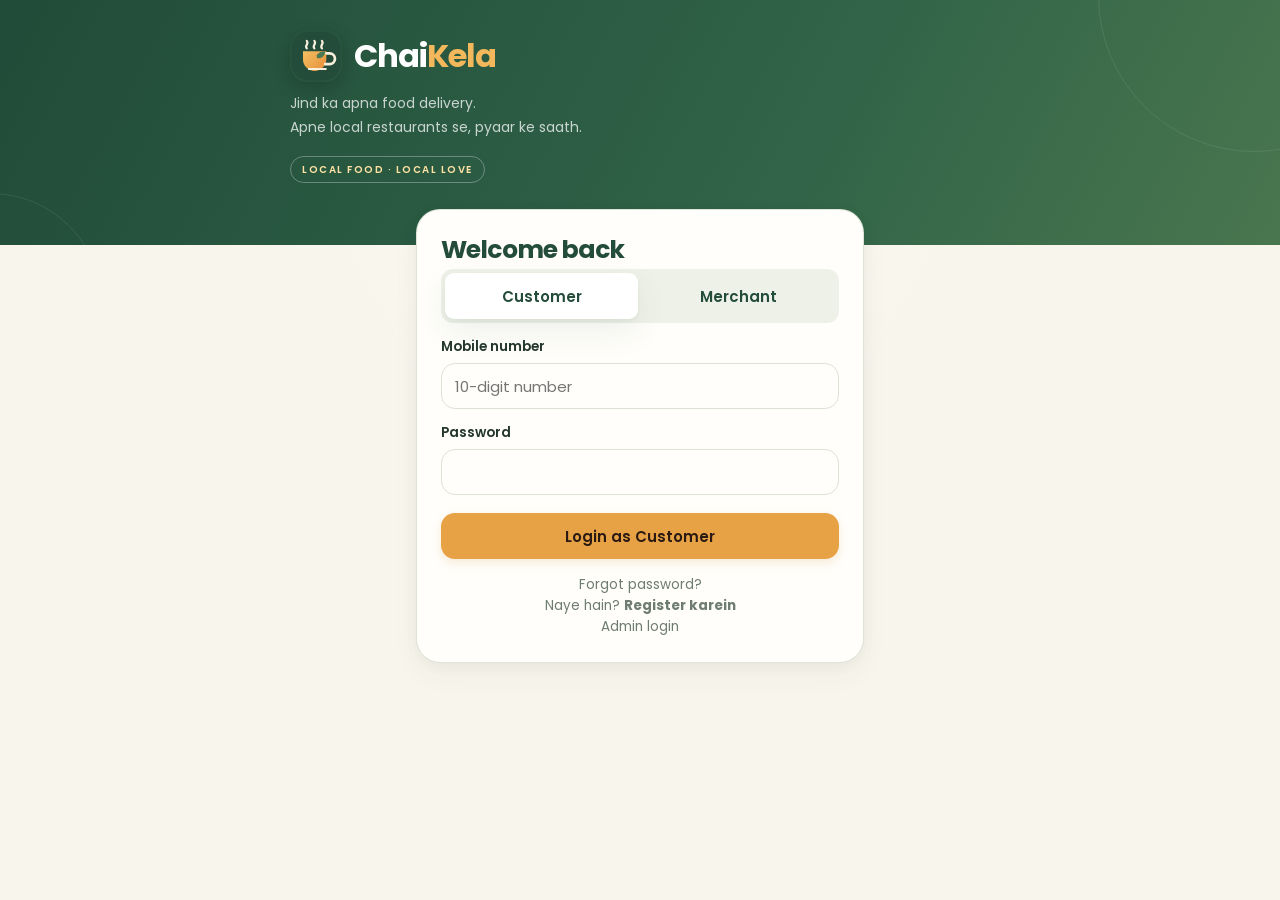
<file: index.html>
<!DOCTYPE html>
<html lang="en">

<head>
    <meta charset="utf-8">
    <meta name="viewport" content="width=device-width,initial-scale=1,viewport-fit=cover">
    <title>Login · Chaikela</title>
    <meta name="root" content="">
    <meta name="theme-color" content="#244C3A">
    <link rel="manifest" href="manifest.json">
    <link rel="icon" href="icon.svg">
    <link rel="preconnect" href="https://fonts.googleapis.com">
    <link rel="preconnect" href="https://fonts.gstatic.com" crossorigin>
    <link href="https://fonts.googleapis.com/css2?family=Poppins:wght@400;500;600;700&display=swap" rel="stylesheet">
    <link rel="stylesheet" href="css/tokens.css">
    <link rel="stylesheet" href="css/base.css">
    <link rel="stylesheet" href="css/components.css">
    <link rel="stylesheet" href="css/pages.css">
</head>

<body style="padding-bottom:32px">
    <div class="hero">
        <div class="hero-inner"><div class="hero-brand"><img src="brand.svg" alt=""><div class="logo">Chai<span>Kela</span></div></div>
        <p>Jind ka apna food delivery.<br>Apne local restaurants se, pyaar ke saath.</p><div class="hero-stamp">LOCAL FOOD · LOCAL LOVE</div></div>
    </div>
    <main class="auth" id="app"></main>
    <div id="loader" popover="manual" role="status" aria-live="polite" aria-label="Loading">
        <div class="bar"></div>
        <div class="cup"></div><span>Ek second…</span>
    </div>
    <div id="toast" popover="manual" role="status"></div>
    <script type="module" src="js/pages/login.js"></script>
</body>

</html>
</file>
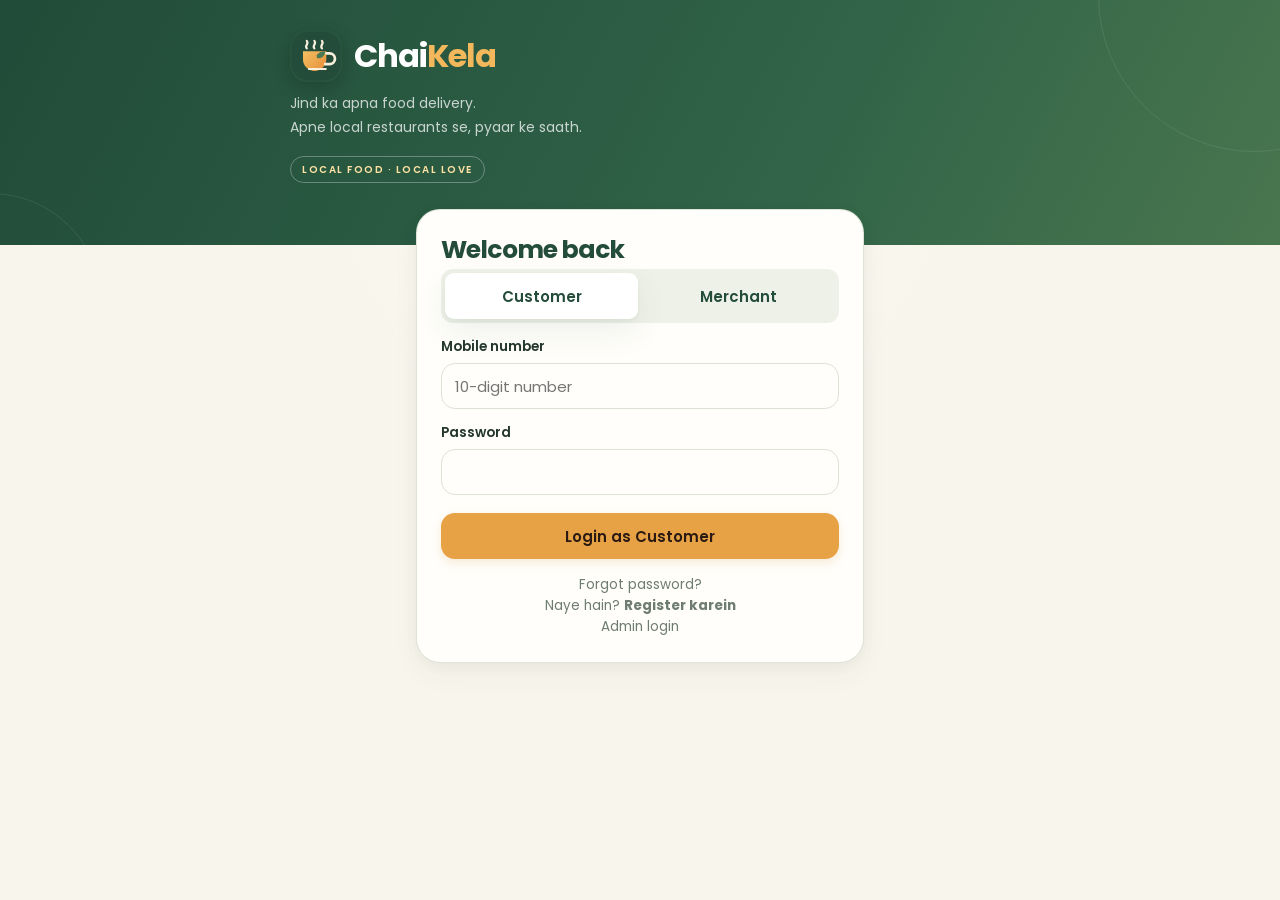
<file: admin/index.html>
<!DOCTYPE html>
<html lang="en"><head>
<meta charset="utf-8"><meta name="viewport" content="width=device-width,initial-scale=1,viewport-fit=cover">
<title>Admin · Chaikela</title><meta name="root" content="../"><meta name="theme-color" content="#244C3A">
<link rel="manifest" href="../manifest.json"><link rel="icon" href="../icon.svg">
<link rel="preconnect" href="https://fonts.googleapis.com"><link rel="preconnect" href="https://fonts.gstatic.com" crossorigin>
<link href="https://fonts.googleapis.com/css2?family=Poppins:wght@400;500;600;700&display=swap" rel="stylesheet">
<link rel="stylesheet" href="../css/tokens.css"><link rel="stylesheet" href="../css/base.css"><link rel="stylesheet" href="../css/components.css"><link rel="stylesheet" href="../css/pages.css">
</head><body>
<div id="header"></div>
<main class="wrap" id="app" tabindex="-1"></main>
<div id="nav"></div>
<div id="loader" popover="manual" role="status" aria-live="polite" aria-label="Loading"><div class="bar"></div><div class="cup"></div><span>Ek second…</span></div>
<div id="toast" popover="manual" role="status"></div>
<script type="module" src="../js/pages/admin.js"></script>
</body></html>
</file>
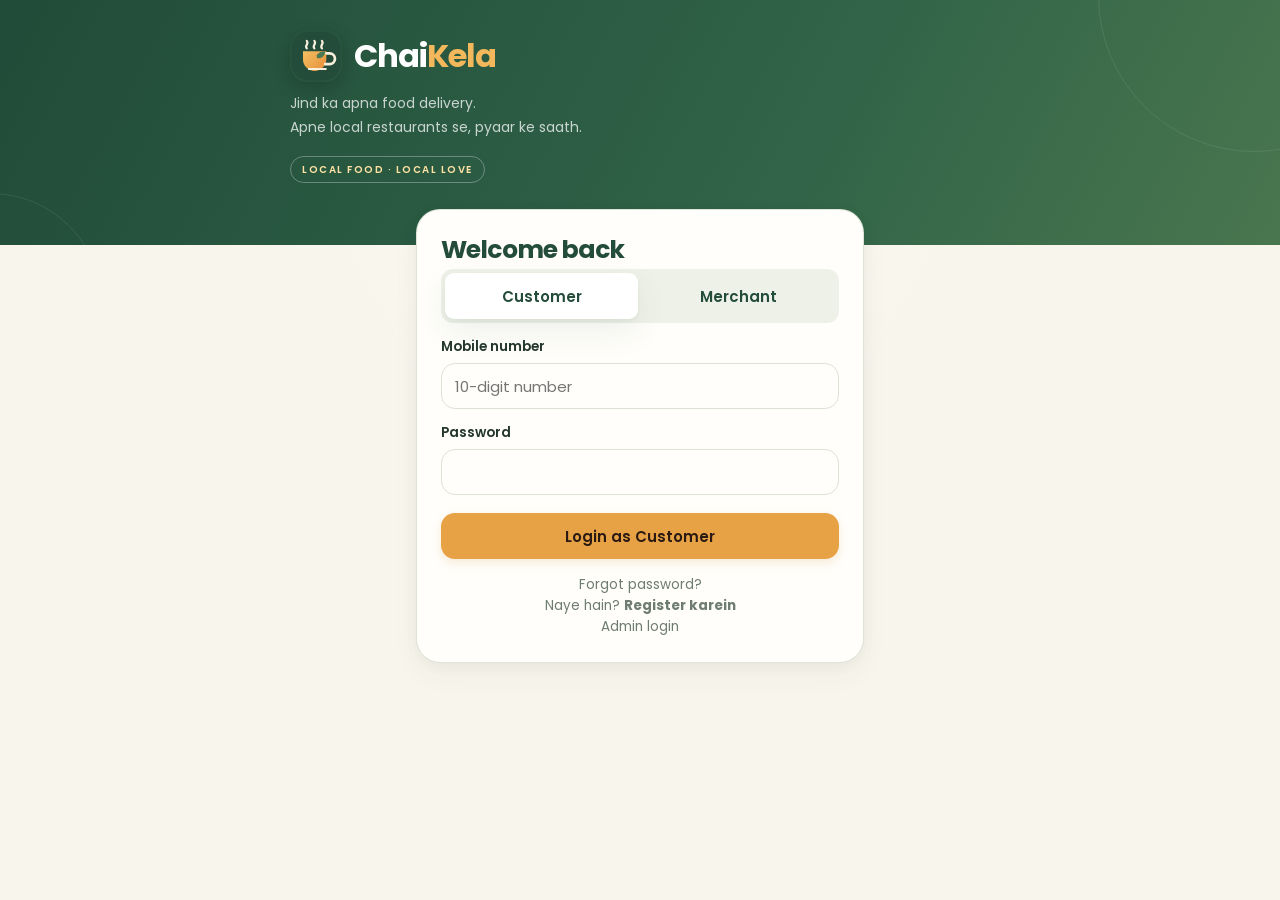
<file: customer/index.html>
<!DOCTYPE html>
<html lang="en"><head>
<meta charset="utf-8"><meta name="viewport" content="width=device-width,initial-scale=1,viewport-fit=cover">
<title>Restaurants · Chaikela</title><meta name="root" content="../"><meta name="theme-color" content="#244C3A">
<link rel="manifest" href="../manifest.json"><link rel="icon" href="../icon.svg">
<link rel="preconnect" href="https://fonts.googleapis.com"><link rel="preconnect" href="https://fonts.gstatic.com" crossorigin>
<link href="https://fonts.googleapis.com/css2?family=Poppins:wght@400;500;600;700&display=swap" rel="stylesheet">
<link rel="stylesheet" href="../css/tokens.css"><link rel="stylesheet" href="../css/base.css"><link rel="stylesheet" href="../css/components.css"><link rel="stylesheet" href="../css/pages.css">
</head><body>
<div id="header"></div>
<main class="wrap" id="app" tabindex="-1"></main>
<div id="nav"></div>
<div id="loader" popover="manual" role="status" aria-live="polite" aria-label="Loading"><div class="bar"></div><div class="cup"></div><span>Ek second…</span></div>
<div id="toast" popover="manual" role="status"></div>
<script type="module" src="../js/pages/customer-home.js"></script>
</body></html>
</file>
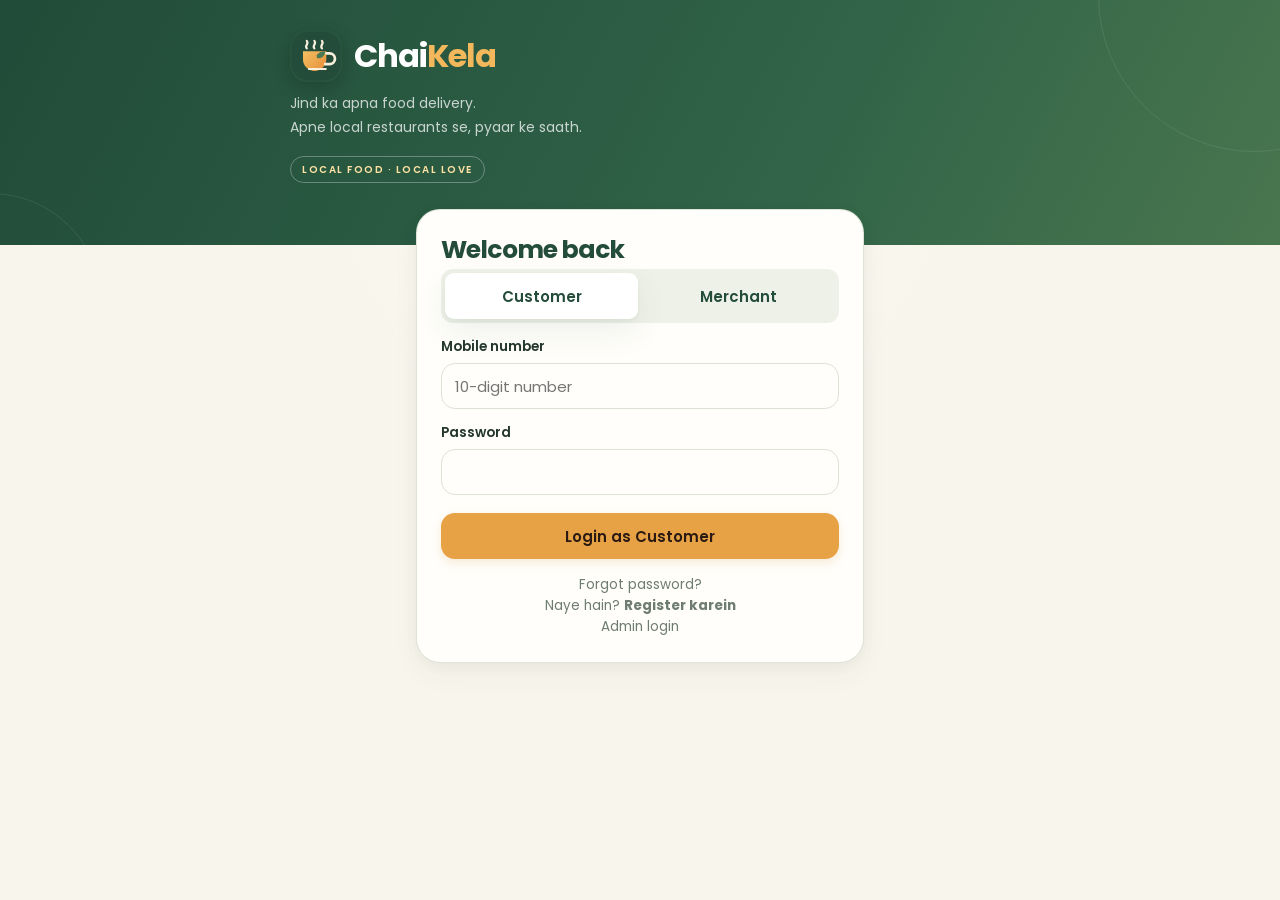
<file: merchant/index.html>
<!DOCTYPE html>
<html lang="en"><head>
<meta charset="utf-8"><meta name="viewport" content="width=device-width,initial-scale=1,viewport-fit=cover">
<title>Live orders · Chaikela</title><meta name="root" content="../"><meta name="theme-color" content="#244C3A">
<link rel="manifest" href="../manifest.json"><link rel="icon" href="../icon.svg">
<link rel="preconnect" href="https://fonts.googleapis.com"><link rel="preconnect" href="https://fonts.gstatic.com" crossorigin>
<link href="https://fonts.googleapis.com/css2?family=Poppins:wght@400;500;600;700&display=swap" rel="stylesheet">
<link rel="stylesheet" href="../css/tokens.css"><link rel="stylesheet" href="../css/base.css"><link rel="stylesheet" href="../css/components.css"><link rel="stylesheet" href="../css/pages.css">
</head><body>
<div id="header"></div>
<main class="wrap" id="app" tabindex="-1"></main>
<div id="nav"></div>
<div id="loader" popover="manual" role="status" aria-live="polite" aria-label="Loading"><div class="bar"></div><div class="cup"></div><span>Ek second…</span></div>
<div id="toast" popover="manual" role="status"></div>
<script type="module" src="../js/pages/merchant-orders.js"></script>
</body></html>
</file>
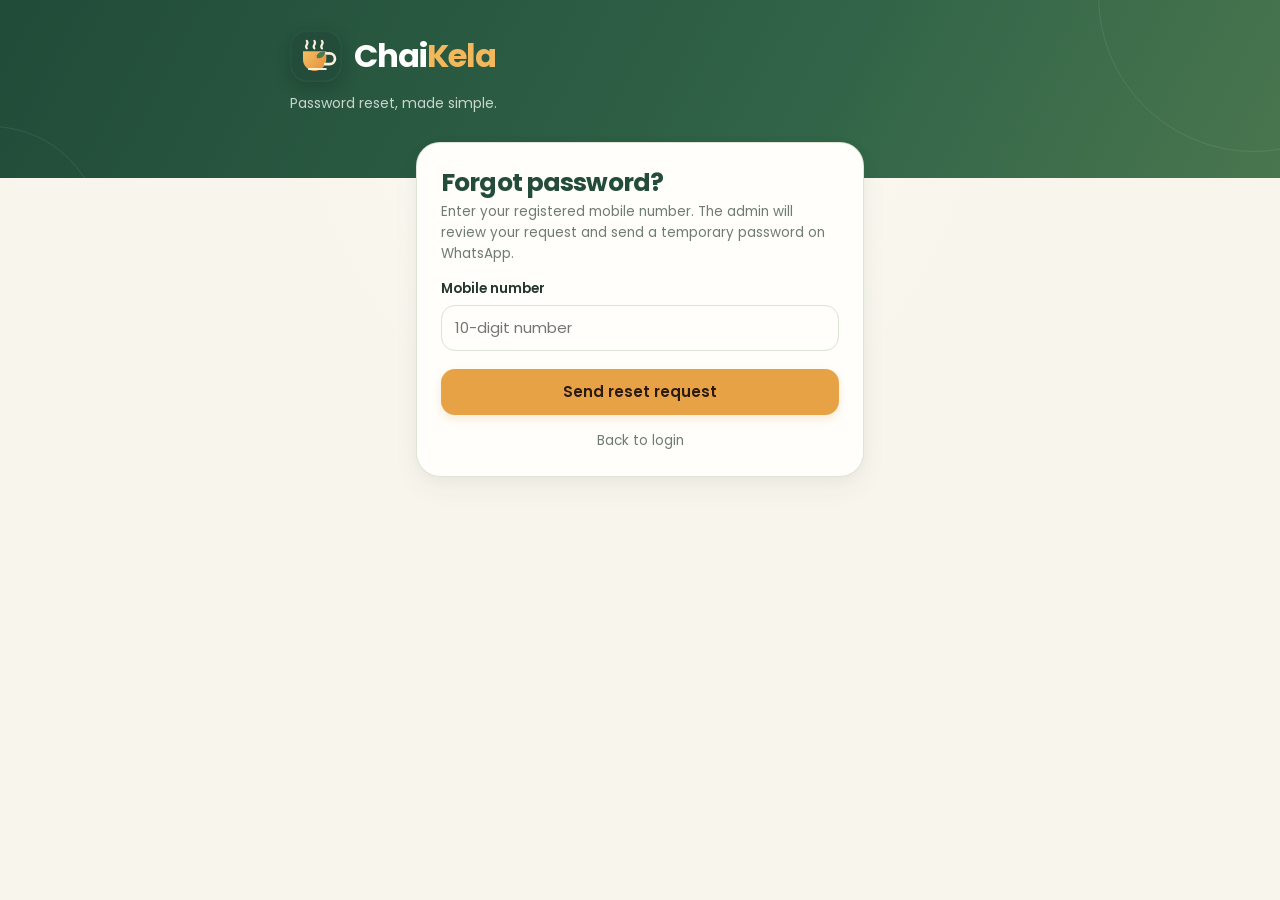
<file: forgot.html>
<!DOCTYPE html>
<html lang="en"><head>
<meta charset="utf-8"><meta name="viewport" content="width=device-width,initial-scale=1,viewport-fit=cover">
<title>Forgot password · Chaikela</title><meta name="root" content=""><meta name="theme-color" content="#244C3A">
<link rel="manifest" href="manifest.json"><link rel="icon" href="icon.svg">
<link rel="preconnect" href="https://fonts.googleapis.com"><link rel="preconnect" href="https://fonts.gstatic.com" crossorigin>
<link href="https://fonts.googleapis.com/css2?family=Poppins:wght@400;500;600;700&display=swap" rel="stylesheet">
<link rel="stylesheet" href="css/tokens.css"><link rel="stylesheet" href="css/base.css"><link rel="stylesheet" href="css/components.css"><link rel="stylesheet" href="css/pages.css">
</head><body style="padding-bottom:32px">
<div class="hero"><div class="hero-inner"><div class="hero-brand"><img src="brand.svg" alt=""><div class="logo">Chai<span>Kela</span></div></div><p>Password reset, made simple.</p></div></div>
<main class="auth" id="app"></main>
<div id="loader" popover="manual" role="status" aria-live="polite" aria-label="Loading"><div class="bar"></div><div class="cup"></div><span>Ek second…</span></div>
<div id="toast" popover="manual" role="status"></div>
<script type="module" src="js/pages/forgot.js"></script>
</body></html>
</file>
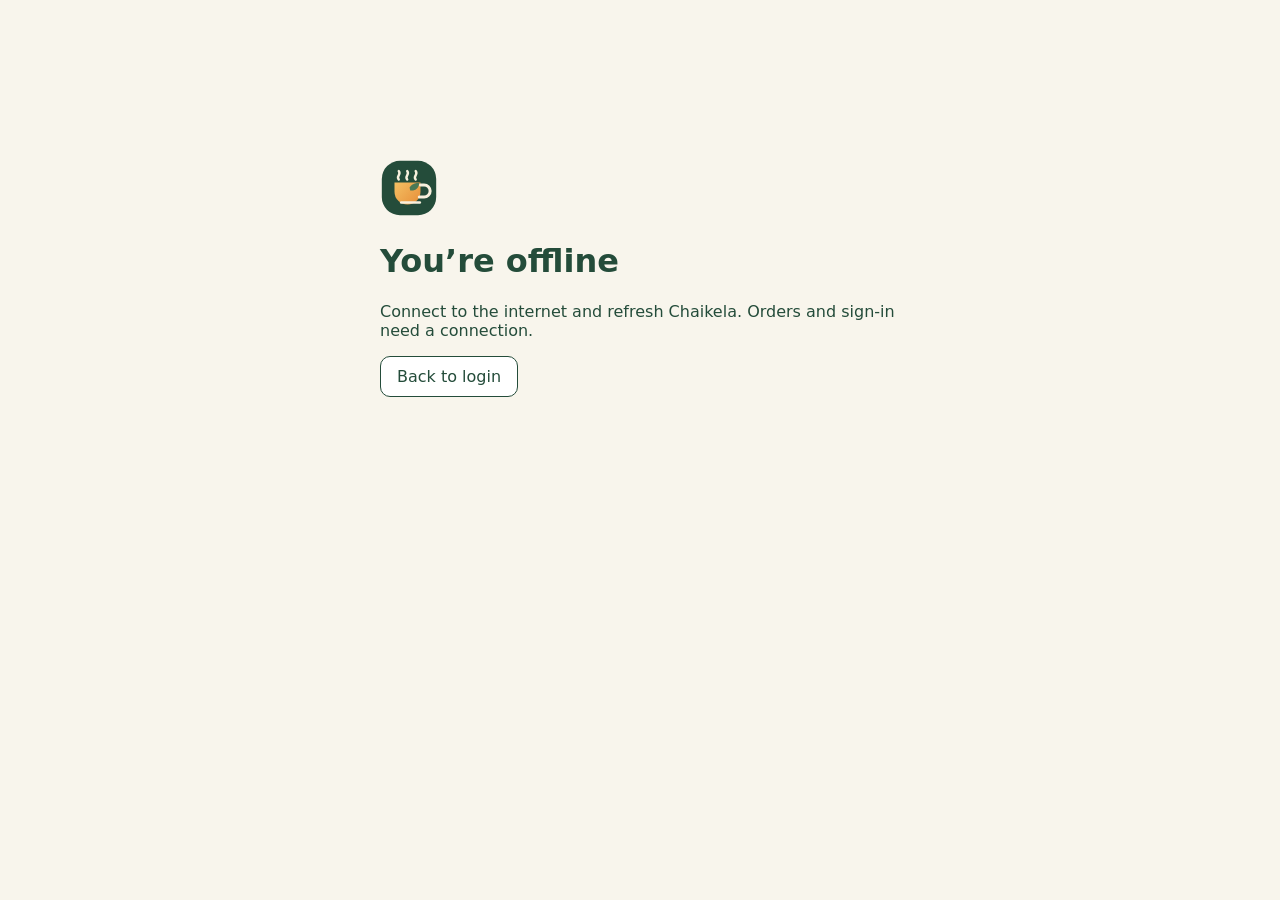
<file: offline.html>
<!doctype html><html lang="en"><meta charset="utf-8"><meta name="viewport" content="width=device-width,initial-scale=1"><meta name="theme-color" content="#244C3A"><title>Offline · Chaikela</title><body style="font:16px system-ui,sans-serif;background:#F8F5EC;color:#244C3A;max-width:520px;margin:15vh auto;padding:24px"><img src="brand.svg" width="58" height="58" alt="Chaikela"><h1>You’re offline</h1><p>Connect to the internet and refresh Chaikela. Orders and sign-in need a connection.</p><p><button type="button" onclick="location.assign('./index.html')" style="color:#244C3A;background:#fff;padding:10px 16px;border:1px solid #244C3A;border-radius:10px;font:inherit;cursor:pointer">Back to login</button></p></body></html>
</file>
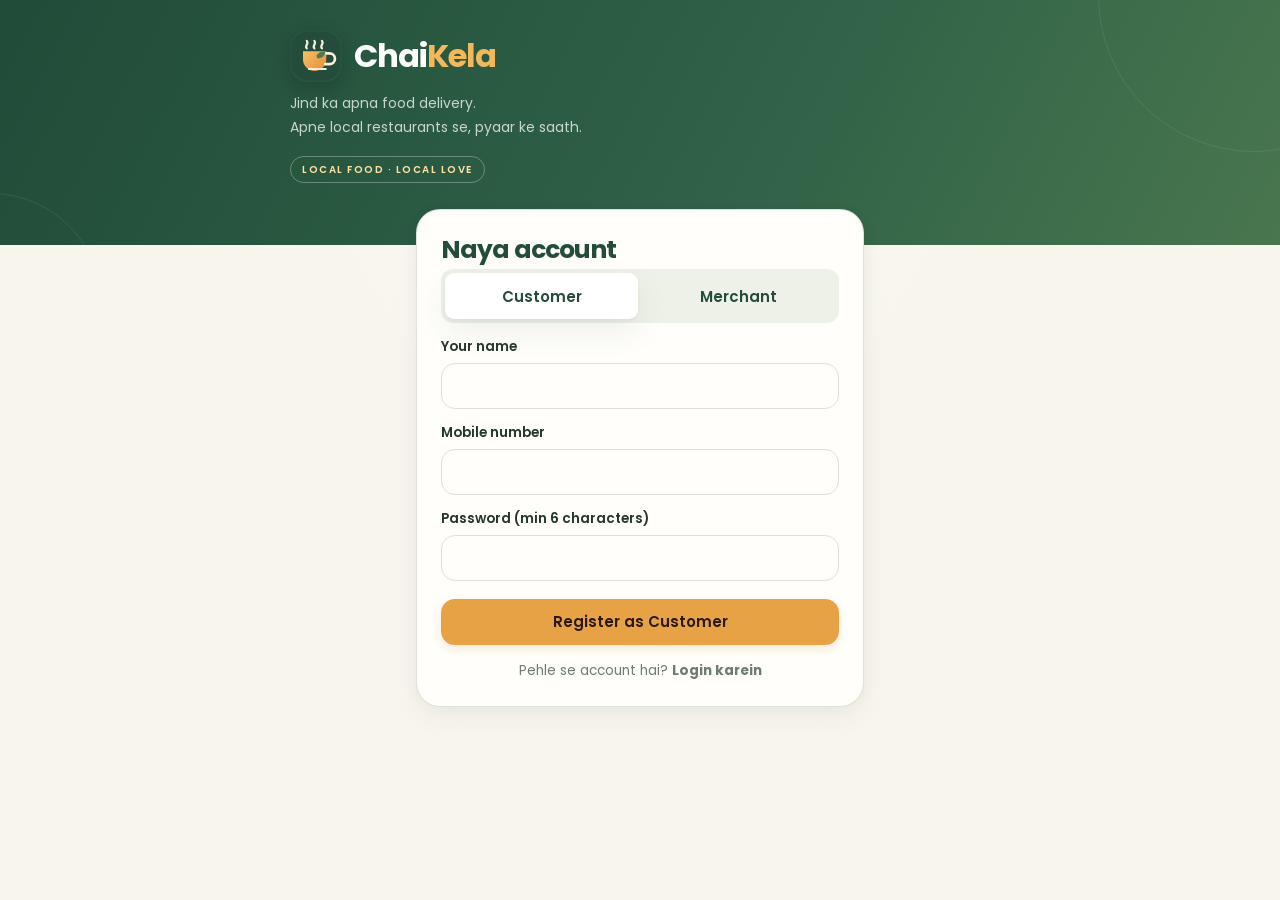
<file: register.html>
<!DOCTYPE html>
<html lang="en"><head>
<meta charset="utf-8"><meta name="viewport" content="width=device-width,initial-scale=1,viewport-fit=cover">
<title>Register · Chaikela</title><meta name="root" content=""><meta name="theme-color" content="#244C3A">
<link rel="manifest" href="manifest.json"><link rel="icon" href="icon.svg">
<link rel="preconnect" href="https://fonts.googleapis.com"><link rel="preconnect" href="https://fonts.gstatic.com" crossorigin>
<link href="https://fonts.googleapis.com/css2?family=Poppins:wght@400;500;600;700&display=swap" rel="stylesheet">
<link rel="stylesheet" href="css/tokens.css"><link rel="stylesheet" href="css/base.css"><link rel="stylesheet" href="css/components.css"><link rel="stylesheet" href="css/pages.css">
</head><body style="padding-bottom:32px">
<div class="hero"><div class="hero-inner"><div class="hero-brand"><img src="brand.svg" alt=""><div class="logo">Chai<span>Kela</span></div></div><p>Jind ka apna food delivery.<br>Apne local restaurants se, pyaar ke saath.</p><div class="hero-stamp">LOCAL FOOD · LOCAL LOVE</div></div></div>
<main class="auth" id="app"></main>
<div id="loader" popover="manual" role="status" aria-live="polite" aria-label="Loading"><div class="bar"></div><div class="cup"></div><span>Ek second…</span></div>
<div id="toast" popover="manual" role="status"></div>
<script type="module" src="js/pages/register.js"></script>
</body></html>
</file>
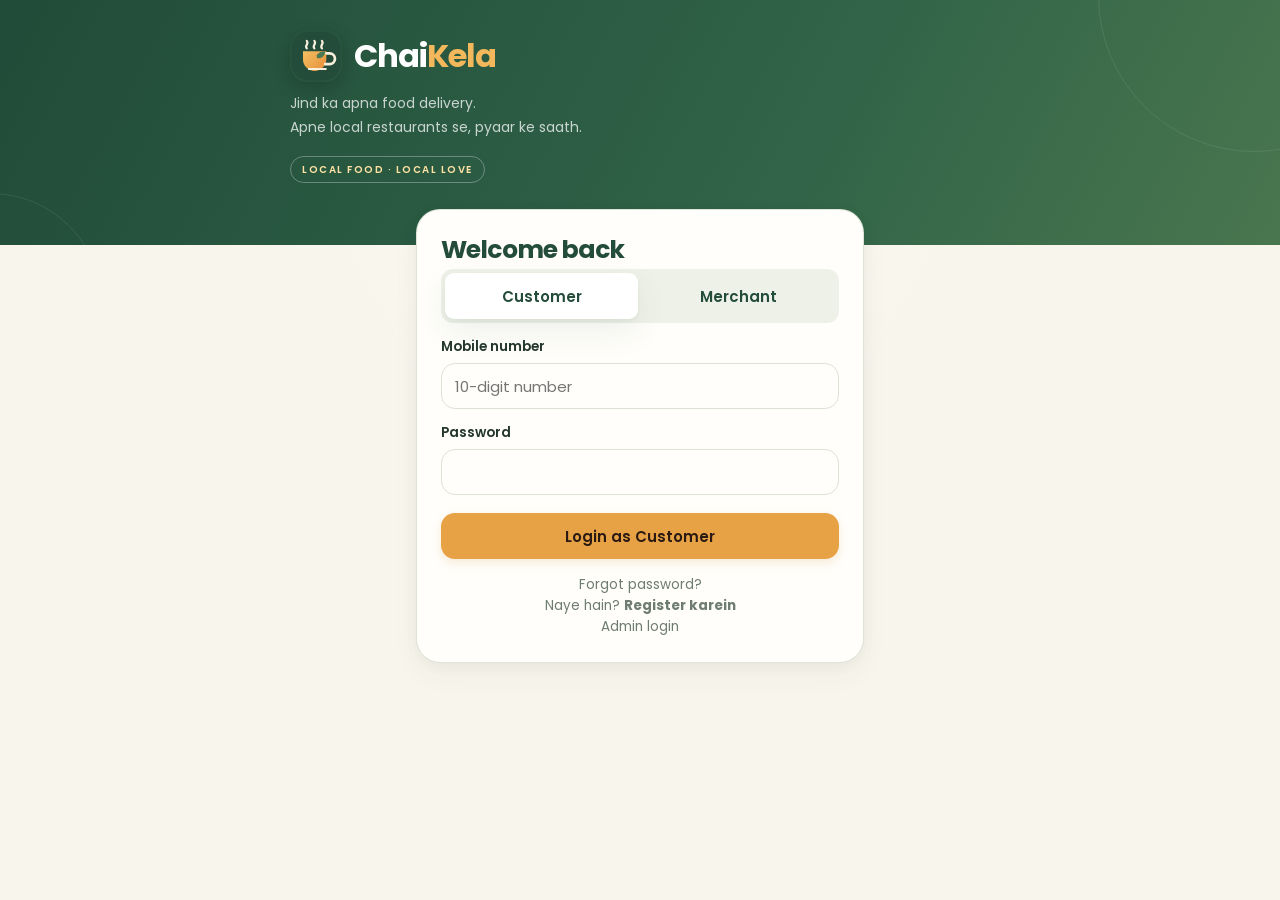
<file: customer/cart.html>
<!DOCTYPE html>
<html lang="en"><head>
<meta charset="utf-8"><meta name="viewport" content="width=device-width,initial-scale=1,viewport-fit=cover">
<title>Cart · Chaikela</title><meta name="root" content="../"><meta name="theme-color" content="#244C3A">
<link rel="manifest" href="../manifest.json"><link rel="icon" href="../icon.svg">
<link rel="preconnect" href="https://fonts.googleapis.com"><link rel="preconnect" href="https://fonts.gstatic.com" crossorigin>
<link href="https://fonts.googleapis.com/css2?family=Poppins:wght@400;500;600;700&display=swap" rel="stylesheet">
<link rel="stylesheet" href="../css/tokens.css"><link rel="stylesheet" href="../css/base.css"><link rel="stylesheet" href="../css/components.css"><link rel="stylesheet" href="../css/pages.css">
</head><body>
<div id="header"></div>
<main class="wrap" id="app" tabindex="-1"></main>
<div id="nav"></div>
<div id="loader" popover="manual" role="status" aria-live="polite" aria-label="Loading"><div class="bar"></div><div class="cup"></div><span>Ek second…</span></div>
<div id="toast" popover="manual" role="status"></div>
<script type="module" src="../js/pages/customer-cart.js"></script>
</body></html>
</file>
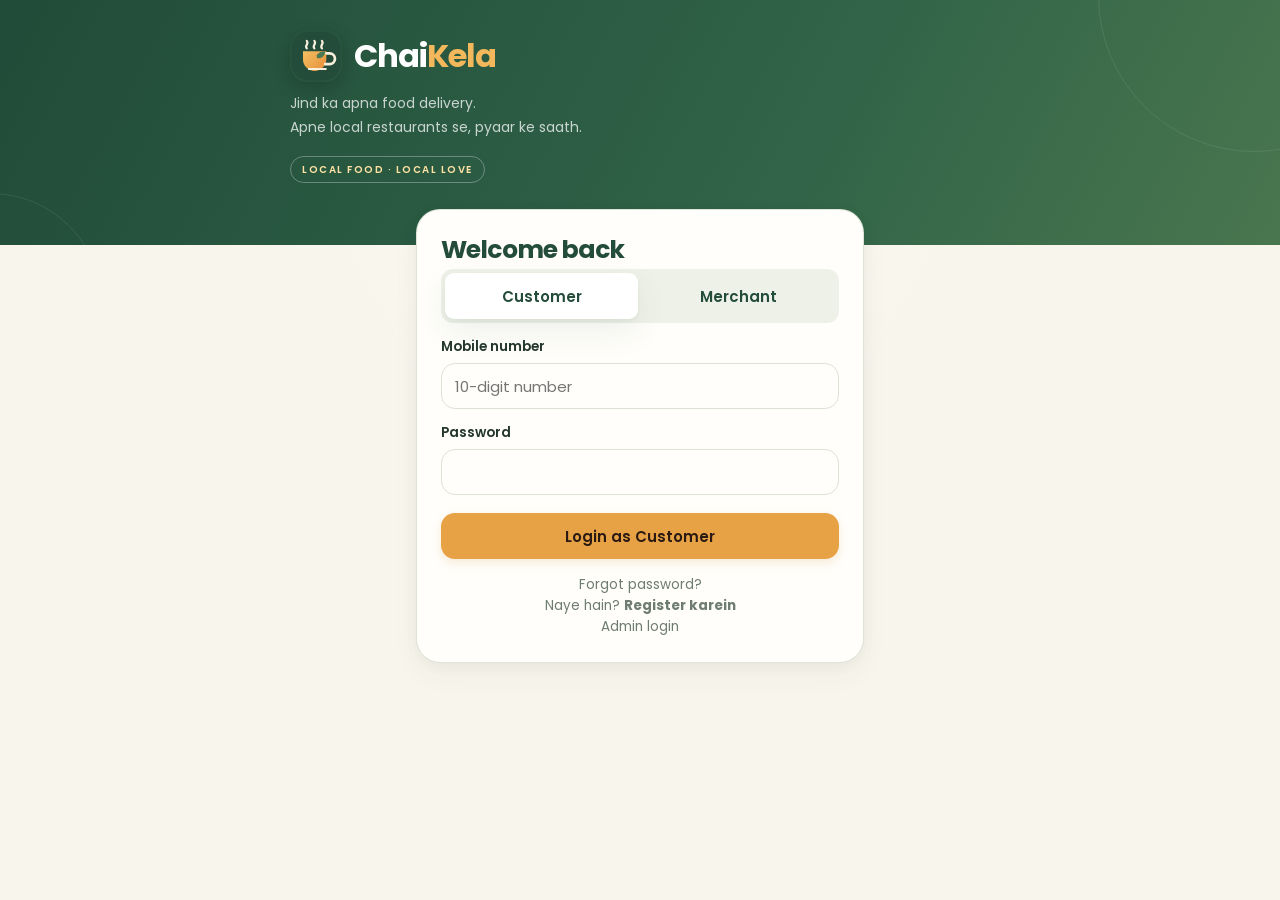
<file: customer/orders.html>
<!DOCTYPE html>
<html lang="en"><head>
<meta charset="utf-8"><meta name="viewport" content="width=device-width,initial-scale=1,viewport-fit=cover">
<title>My orders · Chaikela</title><meta name="root" content="../"><meta name="theme-color" content="#244C3A">
<link rel="manifest" href="../manifest.json"><link rel="icon" href="../icon.svg">
<link rel="preconnect" href="https://fonts.googleapis.com"><link rel="preconnect" href="https://fonts.gstatic.com" crossorigin>
<link href="https://fonts.googleapis.com/css2?family=Poppins:wght@400;500;600;700&display=swap" rel="stylesheet">
<link rel="stylesheet" href="../css/tokens.css"><link rel="stylesheet" href="../css/base.css"><link rel="stylesheet" href="../css/components.css"><link rel="stylesheet" href="../css/pages.css">
</head><body>
<div id="header"></div>
<main class="wrap" id="app" tabindex="-1"></main>
<div id="nav"></div>
<div id="loader" popover="manual" role="status" aria-live="polite" aria-label="Loading"><div class="bar"></div><div class="cup"></div><span>Ek second…</span></div>
<div id="toast" popover="manual" role="status"></div>
<script type="module" src="../js/pages/customer-orders.js"></script>
</body></html>
</file>
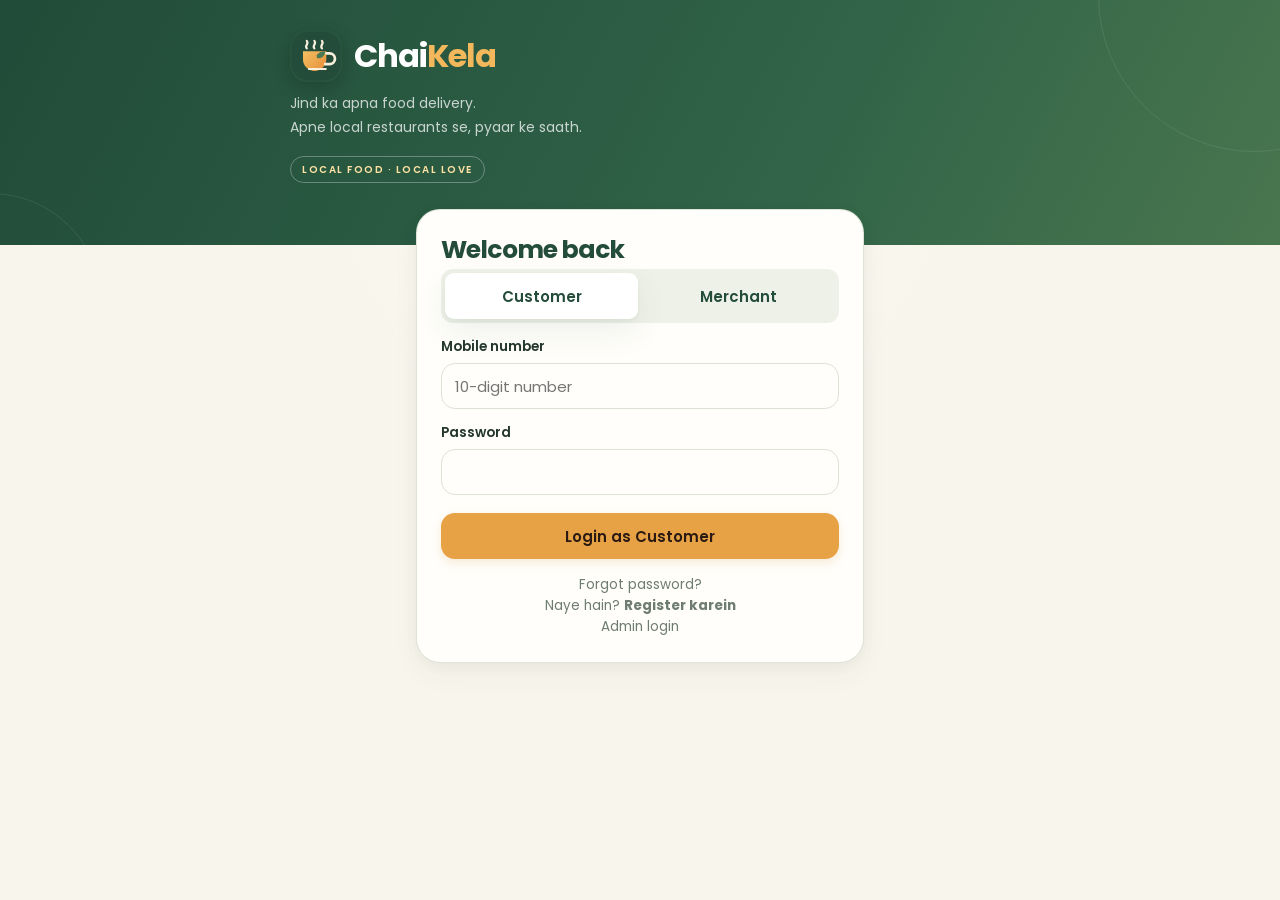
<file: customer/profile.html>
<!DOCTYPE html>
<html lang="en"><head>
<meta charset="utf-8"><meta name="viewport" content="width=device-width,initial-scale=1,viewport-fit=cover">
<title>Profile · Chaikela</title><meta name="root" content="../"><meta name="theme-color" content="#244C3A">
<link rel="manifest" href="../manifest.json"><link rel="icon" href="../icon.svg">
<link rel="preconnect" href="https://fonts.googleapis.com"><link rel="preconnect" href="https://fonts.gstatic.com" crossorigin>
<link href="https://fonts.googleapis.com/css2?family=Poppins:wght@400;500;600;700&display=swap" rel="stylesheet">
<link rel="stylesheet" href="../css/tokens.css"><link rel="stylesheet" href="../css/base.css"><link rel="stylesheet" href="../css/components.css"><link rel="stylesheet" href="../css/pages.css">
</head><body>
<div id="header"></div>
<main class="wrap" id="app" tabindex="-1"></main>
<div id="nav"></div>
<div id="loader" popover="manual" role="status" aria-live="polite" aria-label="Loading"><div class="bar"></div><div class="cup"></div><span>Ek second…</span></div>
<div id="toast" popover="manual" role="status"></div>
<script type="module" src="../js/pages/customer-profile.js"></script>
</body></html>
</file>
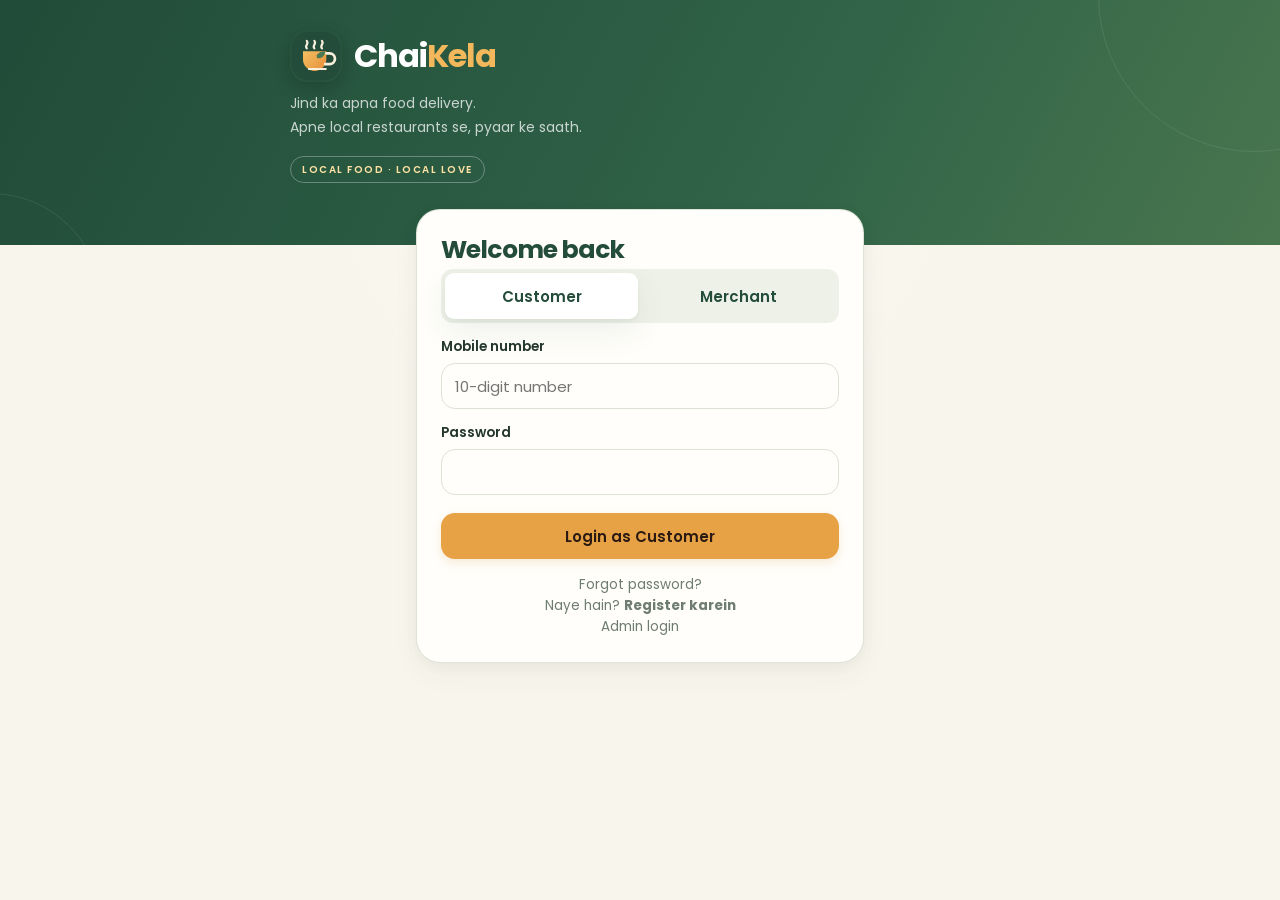
<file: customer/restaurant.html>
<!DOCTYPE html>
<html lang="en"><head>
<meta charset="utf-8"><meta name="viewport" content="width=device-width,initial-scale=1,viewport-fit=cover">
<title>Menu · Chaikela</title><meta name="root" content="../"><meta name="theme-color" content="#244C3A">
<link rel="manifest" href="../manifest.json"><link rel="icon" href="../icon.svg">
<link rel="preconnect" href="https://fonts.googleapis.com"><link rel="preconnect" href="https://fonts.gstatic.com" crossorigin>
<link href="https://fonts.googleapis.com/css2?family=Poppins:wght@400;500;600;700&display=swap" rel="stylesheet">
<link rel="stylesheet" href="../css/tokens.css"><link rel="stylesheet" href="../css/base.css"><link rel="stylesheet" href="../css/components.css"><link rel="stylesheet" href="../css/pages.css">
</head><body>
<div id="header"></div>
<main class="wrap" id="app" tabindex="-1"></main>
<div id="nav"></div>
<div id="loader" popover="manual" role="status" aria-live="polite" aria-label="Loading"><div class="bar"></div><div class="cup"></div><span>Ek second…</span></div>
<div id="toast" popover="manual" role="status"></div>
<script type="module" src="../js/pages/customer-restaurant.js"></script>
</body></html>
</file>
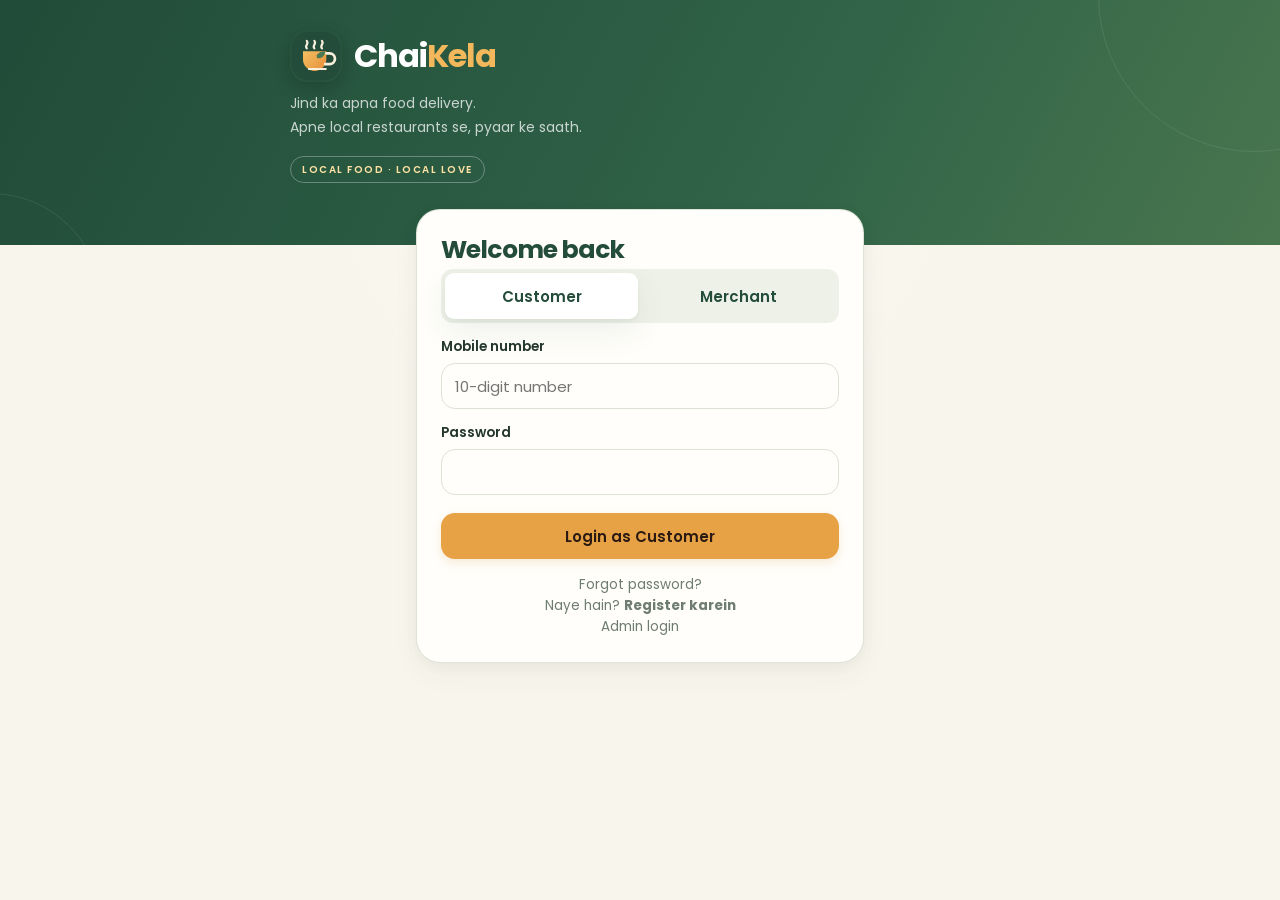
<file: merchant/menu.html>
<!DOCTYPE html>
<html lang="en"><head>
<meta charset="utf-8"><meta name="viewport" content="width=device-width,initial-scale=1,viewport-fit=cover">
<title>Menu · Chaikela</title><meta name="root" content="../"><meta name="theme-color" content="#244C3A">
<link rel="manifest" href="../manifest.json"><link rel="icon" href="../icon.svg">
<link rel="preconnect" href="https://fonts.googleapis.com"><link rel="preconnect" href="https://fonts.gstatic.com" crossorigin>
<link href="https://fonts.googleapis.com/css2?family=Poppins:wght@400;500;600;700&display=swap" rel="stylesheet">
<link rel="stylesheet" href="../css/tokens.css"><link rel="stylesheet" href="../css/base.css"><link rel="stylesheet" href="../css/components.css"><link rel="stylesheet" href="../css/pages.css">
</head><body>
<div id="header"></div>
<main class="wrap" id="app" tabindex="-1"></main>
<div id="nav"></div>
<div id="loader" popover="manual" role="status" aria-live="polite" aria-label="Loading"><div class="bar"></div><div class="cup"></div><span>Ek second…</span></div>
<div id="toast" popover="manual" role="status"></div>
<script type="module" src="../js/pages/merchant-menu.js"></script>
</body></html>
</file>
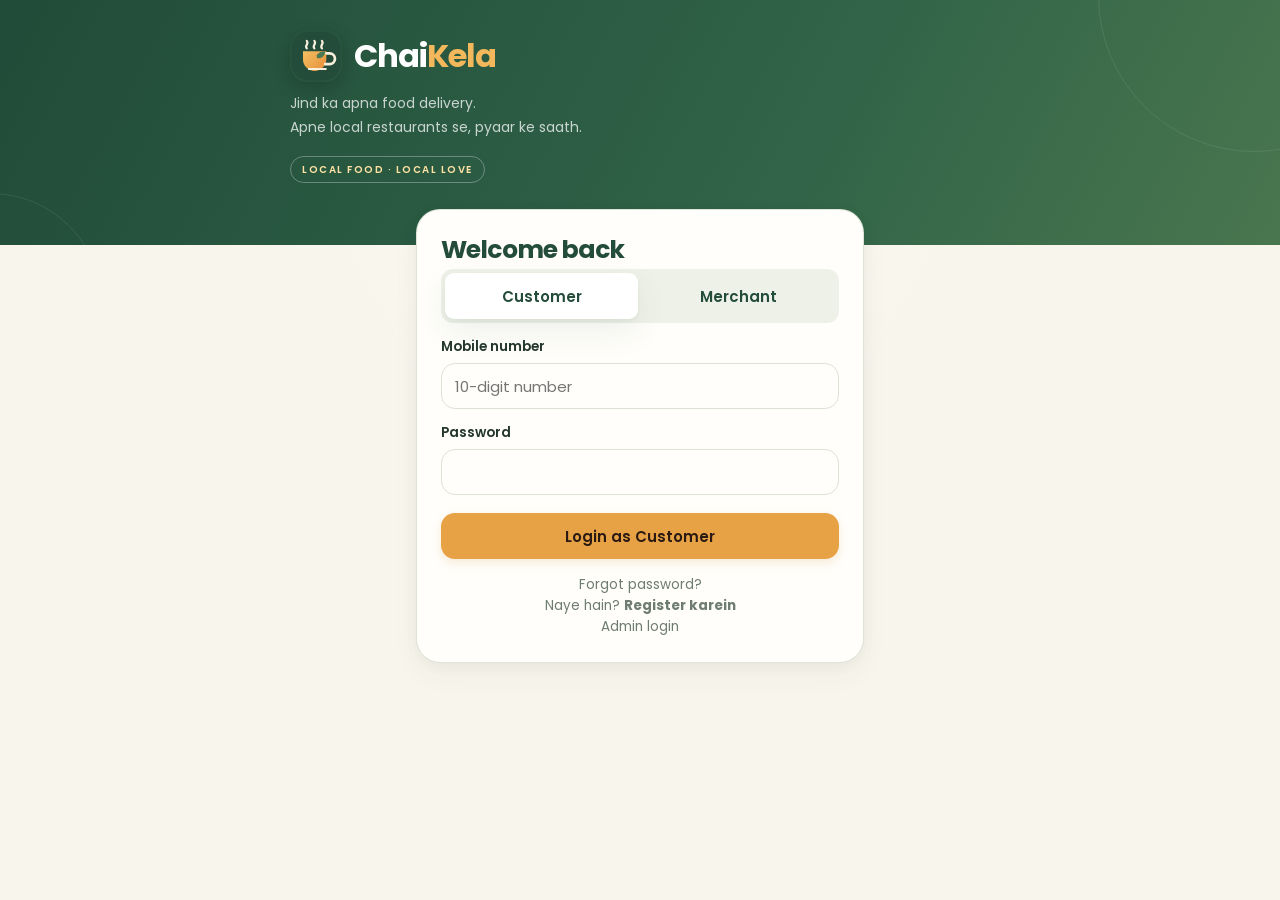
<file: merchant/offers.html>
<!DOCTYPE html>
<html lang="en"><head>
<meta charset="utf-8"><meta name="viewport" content="width=device-width,initial-scale=1,viewport-fit=cover">
<title>Offers · Chaikela</title><meta name="root" content="../"><meta name="theme-color" content="#244C3A">
<link rel="manifest" href="../manifest.json"><link rel="icon" href="../icon.svg">
<link rel="preconnect" href="https://fonts.googleapis.com"><link rel="preconnect" href="https://fonts.gstatic.com" crossorigin>
<link href="https://fonts.googleapis.com/css2?family=Poppins:wght@400;500;600;700&display=swap" rel="stylesheet">
<link rel="stylesheet" href="../css/tokens.css"><link rel="stylesheet" href="../css/base.css"><link rel="stylesheet" href="../css/components.css"><link rel="stylesheet" href="../css/pages.css">
</head><body>
<div id="header"></div>
<main class="wrap" id="app" tabindex="-1"></main>
<div id="nav"></div>
<div id="loader" popover="manual" role="status" aria-live="polite" aria-label="Loading"><div class="bar"></div><div class="cup"></div><span>Ek second…</span></div>
<div id="toast" popover="manual" role="status"></div>
<script type="module" src="../js/pages/merchant-offers.js"></script>
</body></html>
</file>
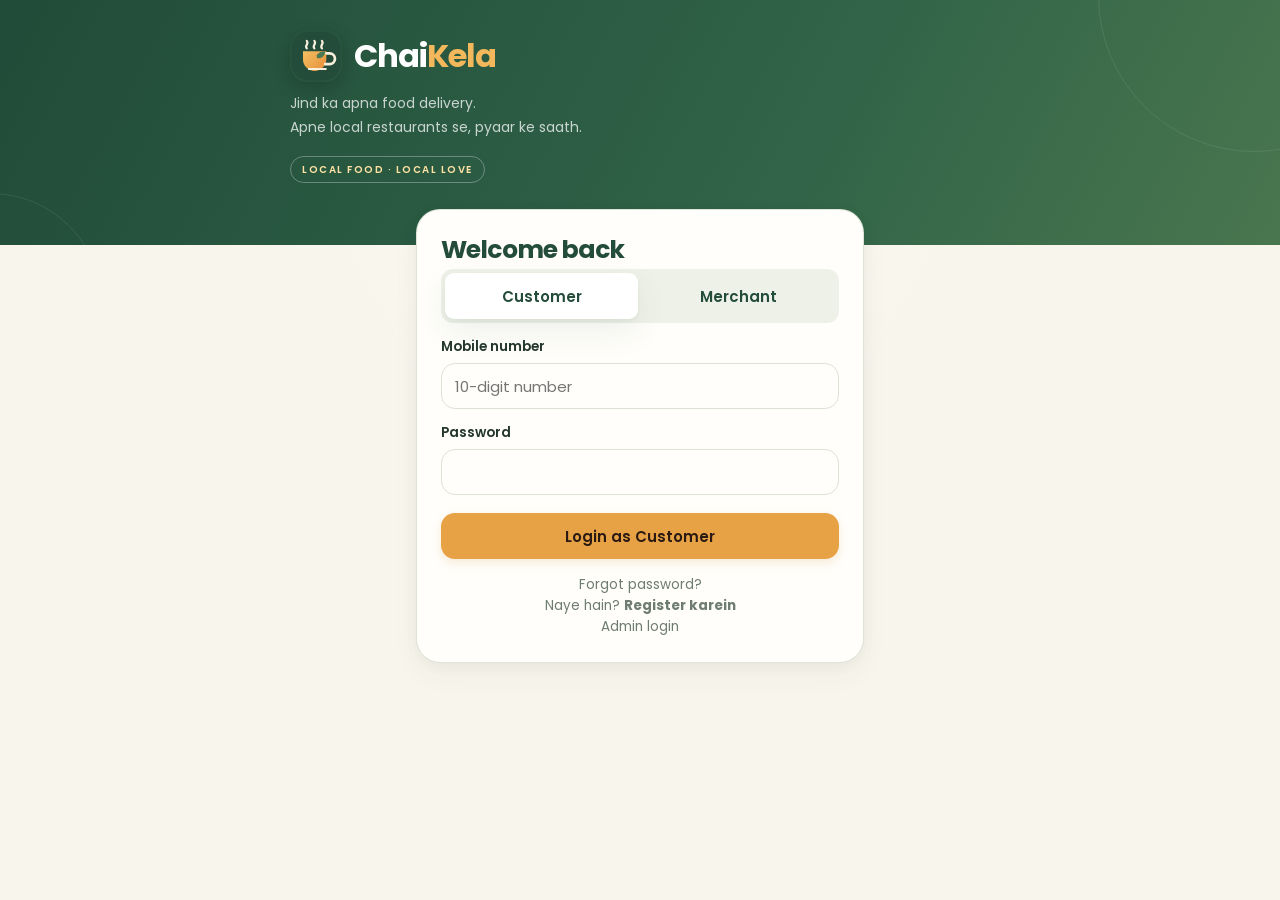
<file: merchant/outlet.html>
<!DOCTYPE html>
<html lang="en"><head>
<meta charset="utf-8"><meta name="viewport" content="width=device-width,initial-scale=1,viewport-fit=cover">
<title>Restaurant · Chaikela</title><meta name="root" content="../"><meta name="theme-color" content="#244C3A">
<link rel="manifest" href="../manifest.json"><link rel="icon" href="../icon.svg">
<link rel="preconnect" href="https://fonts.googleapis.com"><link rel="preconnect" href="https://fonts.gstatic.com" crossorigin>
<link href="https://fonts.googleapis.com/css2?family=Poppins:wght@400;500;600;700&display=swap" rel="stylesheet">
<link rel="stylesheet" href="../css/tokens.css"><link rel="stylesheet" href="../css/base.css"><link rel="stylesheet" href="../css/components.css"><link rel="stylesheet" href="../css/pages.css">
</head><body>
<div id="header"></div>
<main class="wrap" id="app" tabindex="-1"></main>
<div id="nav"></div>
<div id="loader" popover="manual" role="status" aria-live="polite" aria-label="Loading"><div class="bar"></div><div class="cup"></div><span>Ek second…</span></div>
<div id="toast" popover="manual" role="status"></div>
<script type="module" src="../js/pages/merchant-outlet.js"></script>
</body></html>
</file>
<file: css/tokens.css>
/* Chaikela design tokens */
:root{--chai:#244C3A;--chai-2:#356448;--saffron:#E7A246;--saffron-2:#C9822C;--cream:#F8F5EC;--card:#FFFEFA;--ink:#24372E;--mut:#6F7C71;--line:#E5E6D9;--leaf:#39764D;--chili:#B94C3B;--amber:#895E16;
--r:20px;--r-sm:12px;--tap:46px;--t:180ms;--sh:0 2px 4px rgba(36,76,58,.04),0 12px 32px rgba(36,76,58,.08);--font:'Poppins',system-ui,-apple-system,'Segoe UI',sans-serif}
</file>
<file: css/base.css>
/* Reset, layout, header, nav and the global loader overlay */
*{box-sizing:border-box;margin:0}html{-webkit-text-size-adjust:100%}
body{font:400 15px/1.55 var(--font);background:var(--cream);color:var(--ink);padding-bottom:calc(84px + env(safe-area-inset-bottom));min-height:100vh}
a{color:inherit}button,input,select,textarea{font:inherit}button{cursor:pointer}
.link-button{appearance:none;border:0;background:transparent;color:inherit;text-align:inherit;padding:0;font:inherit;line-height:inherit}
:focus-visible{outline:3px solid var(--saffron);outline-offset:2px}
.wrap{max-width:860px;margin:0 auto;padding:0 16px}
h1{font-size:24px;line-height:1.25;margin:20px 0 4px;color:var(--chai);font-weight:700}h2{font-size:17px;margin:22px 0 10px;color:var(--chai);font-weight:600}
.meta{color:var(--mut);font-size:13.5px}.row{display:flex;gap:10px;align-items:center}.grow{flex:1}.sp{justify-content:space-between}.wrapx{flex-wrap:wrap}
.ic{width:20px;height:20px;fill:none;stroke:currentColor;stroke-width:2;stroke-linecap:round;stroke-linejoin:round;flex:none;vertical-align:-4px}
.top{background:linear-gradient(135deg,var(--chai),var(--chai-2));color:#fff;padding:calc(12px + env(safe-area-inset-top)) 0 12px;position:sticky;top:0;z-index:10;box-shadow:var(--sh)}
.brand{font-weight:700;font-size:22px;letter-spacing:.2px;text-decoration:none}.brand b{color:var(--saffron)}
.top .icon-btn{color:#fff}.top .icon-btn:hover{background:rgba(255,255,255,.14)}
.bottom{position:fixed;inset:auto 0 0;background:#fff;border-top:1px solid var(--line);display:flex;padding-bottom:env(safe-area-inset-bottom);z-index:10;justify-content:center}
.bottom button[data-href]{flex:1;max-width:200px;min-height:60px;display:grid;place-items:center;align-content:center;gap:2px;font-size:12px;color:var(--mut);position:relative;transition:color var(--t)}
.bottom button[data-href].on{color:var(--chai);font-weight:600}.bottom button[data-href].on::before{content:"";position:absolute;top:0;width:28px;height:3px;border-radius:0 0 3px 3px;background:var(--saffron)}
.pwa-install{position:fixed;right:16px;bottom:calc(92px + env(safe-area-inset-bottom));z-index:20;box-shadow:var(--sh)}
.badge{position:absolute;top:6px;left:calc(50% + 6px);background:var(--chili);color:#fff;border-radius:99px;font-size:11px;min-width:18px;height:18px;display:grid;place-items:center;padding:0 5px;font-weight:600}
/* Loader: full-screen top-layer overlay. While busy every other body child is inert + pointer-events:none. */
#loader{display:none;position:fixed;inset:0;width:100%;height:100%;max-width:none;max-height:none;margin:0;border:0;padding:0;background:rgba(251,245,234,.78);backdrop-filter:blur(3px);place-items:center;align-content:center;gap:12px;color:var(--chai);font-weight:600;cursor:progress}
#loader:popover-open,#loader.on{display:grid}
#loader .bar{position:absolute;top:0;left:0;right:0;height:4px;background:linear-gradient(90deg,transparent,var(--saffron),transparent);background-size:40% 100%;background-repeat:no-repeat;animation:slide 1s linear infinite}
#loader .cup{width:46px;height:46px;border-radius:50%;border:4px solid var(--line);border-top-color:var(--chai);animation:rot .8s linear infinite}
@keyframes slide{from{background-position:-40% 0}to{background-position:140% 0}}@keyframes rot{to{transform:rotate(360deg)}}
body.is-busy{cursor:progress}body.is-busy>:not(#loader){pointer-events:none;user-select:none}
@media(prefers-reduced-motion:reduce){#loader .bar,#loader .cup{animation-duration:3s}*{transition:none!important;scroll-behavior:auto!important}}
/* Chaikela refresh: warm paper, garden green and a lighter app chrome */
body{background:radial-gradient(ellipse at 50% -15%,#fffdf5 0,transparent 44%),var(--cream)}
.wrap{max-width:960px;padding-inline:20px}
h1,h2{letter-spacing:-.035em}
.top{background:rgba(248,245,236,.96);color:var(--ink);border-bottom:1px solid rgba(229,230,217,.85);box-shadow:0 4px 20px rgba(36,76,58,.06);backdrop-filter:blur(14px)}
.brand{display:inline-flex;align-items:center;gap:9px;color:var(--chai);font-size:20px;letter-spacing:-.6px}
.brand>img{width:38px;height:38px;border-radius:13px;box-shadow:0 3px 9px rgba(36,76,58,.15)}
.brand>span>span{color:var(--saffron-2)}
.user-name{font-size:13px;color:var(--mut);font-weight:500}
.top .icon-btn{color:var(--chai)}.top .icon-btn:hover{background:#E9EDE3}
.bottom{background:rgba(255,254,250,.96);border-top:1px solid rgba(229,230,217,.92);box-shadow:0 -6px 24px rgba(36,76,58,.05);backdrop-filter:blur(14px)}
.bottom button[data-href].on{color:var(--chai)}.bottom button[data-href].on::before{background:var(--saffron);width:34px;height:4px}
</file>
<file: css/components.css>
/* Buttons, forms, cards, chips, dialogs, toast */
.btn{border:0;border-radius:12px;min-height:var(--tap);padding:0 18px;font-weight:600;background:var(--chai);color:#fff;text-decoration:none;display:inline-flex;align-items:center;justify-content:center;gap:8px;transition:background var(--t),transform var(--t),opacity var(--t)}
.btn:hover{background:var(--chai-2)}.btn:active{transform:scale(.98)}.btn:disabled{opacity:.5;cursor:not-allowed}
.btn.ac{background:var(--saffron);color:#2A1A12}.btn.ac:hover{background:#F2A92E}.btn.ok{background:var(--leaf)}.btn.no{background:var(--chili)}.btn.ghost{background:transparent;color:var(--chai);border:1.5px solid var(--chai)}.btn.ghost:hover{background:#F3E8D6}
.btn.block{width:100%}.btn.sm{padding:0 12px;font-size:14px}
.icon-btn{background:none;border:0;min-width:var(--tap);min-height:var(--tap);border-radius:12px;color:var(--chai);display:inline-grid;place-items:center;transition:background var(--t);text-decoration:none}.icon-btn:hover{background:#F3E8D6}.icon-btn.no{color:var(--chili)}
label{display:block;font-weight:600;font-size:13.5px;margin:14px 0 5px}
input,select,textarea{width:100%;min-height:var(--tap);border:1.5px solid #CDBFA8;border-radius:var(--r-sm);padding:9px 13px;background:#fff;color:var(--ink);transition:border-color var(--t)}input:focus,select:focus,textarea:focus{border-color:var(--chai)}input:disabled{background:#F1EBDF}
.check{display:flex;align-items:center;gap:10px;font-weight:500;min-height:var(--tap);margin:0}.check input{width:20px;min-height:20px;height:20px;accent-color:var(--chai)}
.hint{color:var(--mut);font-size:12.5px;margin-top:3px}
.card{background:var(--card);border:1px solid var(--line);border-radius:var(--r);padding:14px;box-shadow:var(--sh)}.card+.card{margin-top:12px}
.chips{display:flex;gap:8px;overflow-x:auto;padding:4px 0 8px;scrollbar-width:none}
.chip{border:1.5px solid var(--chai);background:transparent;color:var(--chai);border-radius:99px;min-height:var(--tap);padding:0 16px;white-space:nowrap;text-decoration:none;display:inline-flex;align-items:center;gap:6px;font-weight:500}.chip.on{background:var(--chai);color:#fff}
.pill{display:inline-flex;align-items:center;gap:4px;font-size:12px;font-weight:600;padding:2px 10px;border-radius:99px;background:#F3E8D6;color:var(--chai);white-space:nowrap}
.pill.ok{background:#DDF1E4;color:#1B5A35}.pill.warn{background:#FFEDC7;color:var(--amber)}.pill.bad{background:#FADAD7;color:#8C1D17}.pill.ac{background:var(--saffron);color:#2A1A12}
.veg{width:16px;height:16px;border:2px solid var(--leaf);display:inline-grid;place-items:center;border-radius:3px;flex:none}.veg::after{content:"";width:8px;height:8px;border-radius:50%;background:var(--leaf)}.veg.nv{border-color:var(--chili)}.veg.nv::after{background:var(--chili)}
.empty{text-align:center;color:var(--mut);padding:40px 10px}
.tbl{overflow-x:auto;background:#fff;border:1px solid var(--line);border-radius:var(--r)}table{width:100%;border-collapse:collapse;font-size:14px}th,td{text-align:left;padding:9px 12px;border-bottom:1px solid var(--line);vertical-align:middle}th{font-size:12.5px;color:var(--mut);font-weight:600;white-space:nowrap}tr:last-child td{border-bottom:0}
.photo{display:flex;gap:10px;align-items:center}.photo img{width:72px;height:72px;object-fit:cover;border-radius:12px;background:#F1EBDF}.photo input{border:0;padding:0}
dialog.modal{border:0;border-radius:var(--r);padding:0;width:min(520px,calc(100% - 24px));max-height:calc(100% - 24px);color:var(--ink);box-shadow:var(--sh)}dialog.modal::backdrop{background:rgba(42,26,18,.55)}
.modal form{display:flex;flex-direction:column;max-height:inherit}.modal header,.modal footer{display:flex;align-items:center;justify-content:space-between;padding:8px 12px 8px 18px;gap:8px}.modal footer{justify-content:flex-end;border-top:1px solid var(--line)}
.modal h2{margin:0}.modal .body{padding:0 18px 12px;overflow:auto}
#toast{display:none;inset:auto 0 calc(96px + env(safe-area-inset-bottom));margin:0 auto;width:fit-content;max-width:90%;border:0;border-radius:12px;background:var(--chai);color:#fff;padding:11px 20px;box-shadow:var(--sh)}#toast:popover-open,#toast.on{display:block}
/* Softer cards, friendlier controls and clearer active states */
.btn{border-radius:14px;box-shadow:0 4px 10px rgba(36,76,58,.12)}.btn.ac{box-shadow:0 4px 10px rgba(201,130,44,.16)}
.btn.ghost{box-shadow:none}.icon-btn{border-radius:14px}
input,select,textarea{border-color:#DDE2D7;border-radius:14px;background:#fffefa}
input:focus,select:focus,textarea:focus{border-color:var(--leaf);box-shadow:0 0 0 4px rgba(57,118,77,.1);outline:0}
.card{border-color:rgba(220,225,213,.9);border-radius:20px;box-shadow:0 3px 14px rgba(36,76,58,.045),0 12px 28px rgba(36,76,58,.045)}
.chip{border-color:#DDE2D7;color:var(--chai);background:#fffefa}.chip.on{border-color:var(--chai);background:var(--chai);box-shadow:0 5px 12px rgba(36,76,58,.16)}
.tbl{box-shadow:0 5px 20px rgba(36,76,58,.05)}th{background:#F4F5ED}
.photo{align-items:stretch;flex-wrap:wrap;gap:12px}.photo-preview{width:88px!important;height:88px!important;border-radius:18px!important;box-shadow:0 5px 14px rgba(36,76,58,.12)}
.photo-picker{position:relative;display:flex;align-items:center;gap:12px;min-height:88px;flex:1;min-width:190px;margin:0;padding:12px 15px;border:1.5px dashed #B8C9B7;border-radius:18px;background:linear-gradient(135deg,#F4F7EF,#FFFEFA);color:var(--chai);cursor:pointer;transition:border-color var(--t),background var(--t),transform var(--t)}
.photo-picker:hover{border-color:var(--leaf);background:#EEF5EA}.photo-picker:active{transform:scale(.99)}.photo-picker:focus-within{outline:3px solid var(--saffron);outline-offset:2px}
.photo-pick-icon{width:42px;height:42px;flex:none;display:grid;place-items:center;border-radius:14px;background:var(--chai);color:#fff;font-size:27px;font-weight:400;line-height:1}
.photo-pick-copy{display:grid;gap:2px}.photo-pick-copy b{font-size:13px}.photo-pick-copy small{font-size:11px;color:var(--mut);font-weight:400}
.photo-picker input[type=file]{position:absolute;inset:0;width:100%;height:100%;min-height:0;padding:0;border:0;border-radius:inherit;opacity:0;cursor:pointer}
dialog.modal{width:min(520px,calc(100vw - 20px));max-height:calc(100dvh - 24px);overflow:hidden;border-radius:24px}
.modal form{min-height:0}.modal header,.modal footer{flex:none;background:var(--card)}.modal header{padding-top:12px;padding-bottom:12px}.modal footer{position:sticky;bottom:0;padding:12px 16px calc(12px + env(safe-area-inset-bottom));box-shadow:0 -8px 18px rgba(36,76,58,.05)}
.modal .body{flex:1 1 auto;min-height:0;overflow-y:auto;overscroll-behavior:contain;-webkit-overflow-scrolling:touch;padding:0 18px 18px}
.modal input:not([type=checkbox]):not([type=file]),.modal select,.modal textarea{font-size:16px}
@media(max-width:600px){dialog.modal{width:calc(100vw - 16px);max-height:calc(100dvh - env(safe-area-inset-top) - 12px);border-radius:22px}.modal .body{padding-inline:15px}.modal footer{padding-inline:12px}.photo-picker{min-width:100%}}
</file>
<file: css/pages.css>
/* Page-specific layouts: login hero, restaurant cards, menu, cart, order tracker, merchant board */
.hero{background:linear-gradient(160deg,var(--chai) 0%,var(--chai-2) 60%,#8A4A27 100%);color:#fff;padding:calc(36px + env(safe-area-inset-top)) 20px 64px;text-align:center}
.hero .logo{font-size:36px;font-weight:700}.hero .logo b{color:var(--saffron)}.hero p{opacity:.9;margin-top:4px}
.auth{max-width:440px;margin:-40px auto 0;padding:0 16px}.auth .card{padding:20px}
.tabs{display:grid;grid-template-columns:1fr 1fr;background:#F3E8D6;border-radius:12px;padding:4px;gap:4px}
.tabs button{border:0;background:transparent;min-height:var(--tap);border-radius:9px;font-weight:600;color:var(--chai)}.tabs button.on{background:#fff;box-shadow:var(--sh)}
.rest{width:100%;display:flex;gap:12px;text-decoration:none;align-items:stretch;transition:transform var(--t);text-align:left;color:inherit}.rest:hover{transform:translateY(-2px)}
.cover{width:104px;min-height:104px;border-radius:14px;flex:none;background:linear-gradient(135deg,var(--chai),var(--saffron)) center/cover;color:#fff;display:grid;place-items:center;font-size:34px;font-weight:700}
.rest h3{font-size:16.5px;line-height:1.3}.closed{opacity:.6}
.dish{display:flex;gap:12px;align-items:flex-start}.dish .pics{display:flex;gap:6px;flex:none}.dish .pics .cover{width:84px;min-height:84px;height:84px;font-size:26px}.dish .pics .cover+.cover{width:60px;height:84px;min-height:84px}
.price{font-weight:700;color:var(--chai)}
.stepper-q{display:inline-flex;align-items:center;border:1.5px solid var(--leaf);border-radius:10px;overflow:hidden}.stepper-q button{border:0;background:#fff;color:var(--leaf);min-width:40px;min-height:40px;font-weight:700}.stepper-q span{min-width:28px;text-align:center;font-weight:700;color:var(--leaf)}
.cartbar{width:calc(100% - 24px);position:fixed;left:12px;right:12px;bottom:calc(72px + env(safe-area-inset-bottom));max-width:836px;margin:0 auto;background:var(--chai);color:#fff;border-radius:14px;padding:12px 16px;display:flex;justify-content:space-between;align-items:center;text-decoration:none;z-index:9;box-shadow:var(--sh);text-align:left}
.bill div{display:flex;justify-content:space-between;padding:4px 0}.bill .tot{border-top:1.5px dashed var(--line);margin-top:6px;padding-top:10px;font-weight:700;font-size:17px;color:var(--chai)}.bill .disc{color:var(--leaf)}
.opt{display:flex;gap:12px;align-items:flex-start;border:1.5px solid var(--line);border-radius:12px;padding:12px;margin-top:8px;cursor:pointer;background:#fff}.opt:has(input:checked){border-color:var(--chai);background:#FFF8EA}.opt input{width:20px;min-height:20px;height:20px;margin-top:3px;accent-color:var(--chai)}
.track{display:flex;gap:0;margin:14px 0 4px;overflow-x:auto;padding-bottom:6px}.track .st{flex:1;min-width:76px;text-align:center;font-size:11.5px;color:var(--mut);position:relative}
.track .st i{display:block;width:16px;height:16px;border-radius:50%;background:var(--line);margin:0 auto 6px;position:relative;z-index:1}.track .st::before{content:"";position:absolute;top:7px;left:-50%;width:100%;height:3px;background:var(--line)}.track .st:first-child::before{display:none}
.track .st.done i,.track .st.done::before{background:var(--leaf)}.track .st.cur i{background:var(--saffron);box-shadow:0 0 0 5px rgba(232,154,28,.28)}.track .st.cur{color:var(--chai);font-weight:600}.track .st.done::before,.track .st.cur::before{background:var(--leaf)}
.stats{display:grid;grid-template-columns:repeat(3,1fr);gap:10px}.stat{text-align:center}.stat b{display:block;font-size:22px;color:var(--chai)}
.order.new{border-color:var(--saffron);box-shadow:0 0 0 3px rgba(232,154,28,.28)}.order ul{margin:8px 0 8px 18px}
.banner{background:#FFEDC7;color:var(--amber);border-radius:12px;padding:12px 14px;margin:14px 0;font-weight:500}
@media(min-width:720px){.board{display:grid;grid-template-columns:1fr 1fr;gap:12px}.board .card+.card{margin-top:0}}
/* Branded welcome banners and simple, spacious customer browse */
.hero{position:relative;overflow:hidden;text-align:left;background:linear-gradient(118deg,#214C39 2%,#316448 63%,#49764E 100%);padding:calc(30px + env(safe-area-inset-top)) 22px 62px}
.hero::before,.hero::after{content:"";position:absolute;border:1px solid rgba(255,255,255,.09);border-radius:50%;pointer-events:none}
.hero::before{width:310px;height:310px;right:-130px;top:-160px}.hero::after{width:220px;height:220px;left:-120px;bottom:-170px}
.hero-inner{max-width:700px;margin:auto;position:relative;z-index:1}
.hero-brand{display:flex;align-items:center;gap:12px}.hero-brand img{width:52px;height:52px;border-radius:17px;box-shadow:0 6px 18px rgba(0,0,0,.18)}
.hero .logo{font-size:32px;letter-spacing:-1px}.hero .logo span{color:#F3B85C}
.hero p{font-size:14px;line-height:1.7;max-width:460px;color:rgba(255,255,255,.83);margin-top:10px}
.hero-stamp{display:inline-flex;margin-top:16px;border:1px solid rgba(255,255,255,.3);border-radius:99px;padding:5px 11px;color:#FFE3A5;font-size:10px;letter-spacing:1.5px;font-weight:600}
.auth{position:relative;z-index:2;margin-top:-36px;max-width:480px}.auth .card{padding:24px;border-radius:24px;background:var(--card)}
.auth h1{font-size:25px}.tabs{background:#EEF1E8}.tabs button.on{color:var(--chai)}
.welcome-banner{position:relative;display:flex;align-items:center;min-height:258px;margin:22px 0 26px;padding:28px 32px;overflow:hidden;border-radius:28px;background:linear-gradient(112deg,#28553E 0%,#39704D 70%,#4A7951 100%);color:#fff;box-shadow:0 16px 36px rgba(36,76,58,.2)}
.welcome-banner::before,.welcome-banner::after{content:"";position:absolute;border-radius:50%;pointer-events:none}
.welcome-banner::before{width:310px;height:310px;right:4%;top:-180px;border:1px solid rgba(255,255,255,.14);box-shadow:0 0 0 28px rgba(255,255,255,.035),0 0 0 57px rgba(255,255,255,.025)}
.welcome-banner::after{width:210px;height:210px;left:42%;bottom:-170px;background:rgba(242,189,91,.12)}
.welcome-copy{position:relative;z-index:1;max-width:440px}.welcome-copy h1{color:white;font-size:clamp(30px,5vw,42px);line-height:1.13;margin:9px 0 10px;letter-spacing:-1.5px}.welcome-copy h1 em{color:#F5C36C;font-style:normal}
.welcome-copy p{max-width:390px;color:rgba(255,255,255,.84);font-size:14px;line-height:1.7}
.eyebrow{font-size:10px;letter-spacing:1.7px;font-weight:700;color:#EAB35A}
.banner-link{display:inline-flex;align-items:center;gap:10px;margin-top:18px;padding:10px 15px;background:#FFF9EC;border-radius:12px;color:#244C3A;text-decoration:none;font-weight:600;font-size:13px;box-shadow:0 4px 12px rgba(0,0,0,.12)}
.banner-link span{font-size:18px;line-height:12px}.banner-art{position:absolute;width:min(45%,350px);right:1%;bottom:-4px;z-index:1;filter:drop-shadow(0 14px 12px rgba(18,40,28,.18))}
.section-heading{display:flex;align-items:end;justify-content:space-between;margin:0 2px 12px}.section-heading h2{font-size:23px;margin:3px 0 0}.city-tag{padding:7px 11px;border-radius:99px;background:#EDF1E8;color:var(--chai);font-size:12px;font-weight:600}
.search-box{display:flex;align-items:center;gap:10px;background:#fffefa;border:1px solid #E0E4D9;border-radius:16px;padding:0 14px;box-shadow:0 4px 16px rgba(36,76,58,.05)}.search-box>span{font-size:27px;color:#78907D;line-height:1}.search-box input{border:0;background:transparent;box-shadow:none!important;padding-inline:0}.search-box input:focus{outline:0}
.local-note{display:flex;gap:8px;align-items:center;margin:13px 2px 16px;color:var(--mut);font-size:12px}.local-note span{color:var(--saffron-2)}
.restaurant-list{display:grid;gap:12px;padding-bottom:18px}.rest{padding:12px;border-radius:20px;background:rgba(255,254,250,.94)}.rest h3{color:var(--ink);font-size:16px}.cover{border-radius:15px;background:linear-gradient(145deg,#3A6A4B,#E8A94E);box-shadow:inset 0 0 0 1px rgba(255,255,255,.15)}
.rest:hover{box-shadow:0 8px 24px rgba(36,76,58,.1)}
.banner{border:1px solid #F0D89E;border-radius:16px;background:linear-gradient(100deg,#FFF2D0,#FFF9EC);color:#795815}
@media(max-width:600px){.wrap{padding-inline:16px}.welcome-banner{min-height:250px;margin-top:16px;padding:25px 21px 112px;border-radius:23px}.welcome-copy{max-width:100%}.welcome-copy p{font-size:13px;max-width:270px}.banner-art{width:200px;right:-9px;bottom:-45px;opacity:.95}.section-heading h2{font-size:21px}.hero{padding-inline:20px}.auth .card{padding:21px}}
@media(min-width:601px) and (max-width:760px){.welcome-copy{max-width:58%}.banner-art{width:40%;right:0}}
</file>
